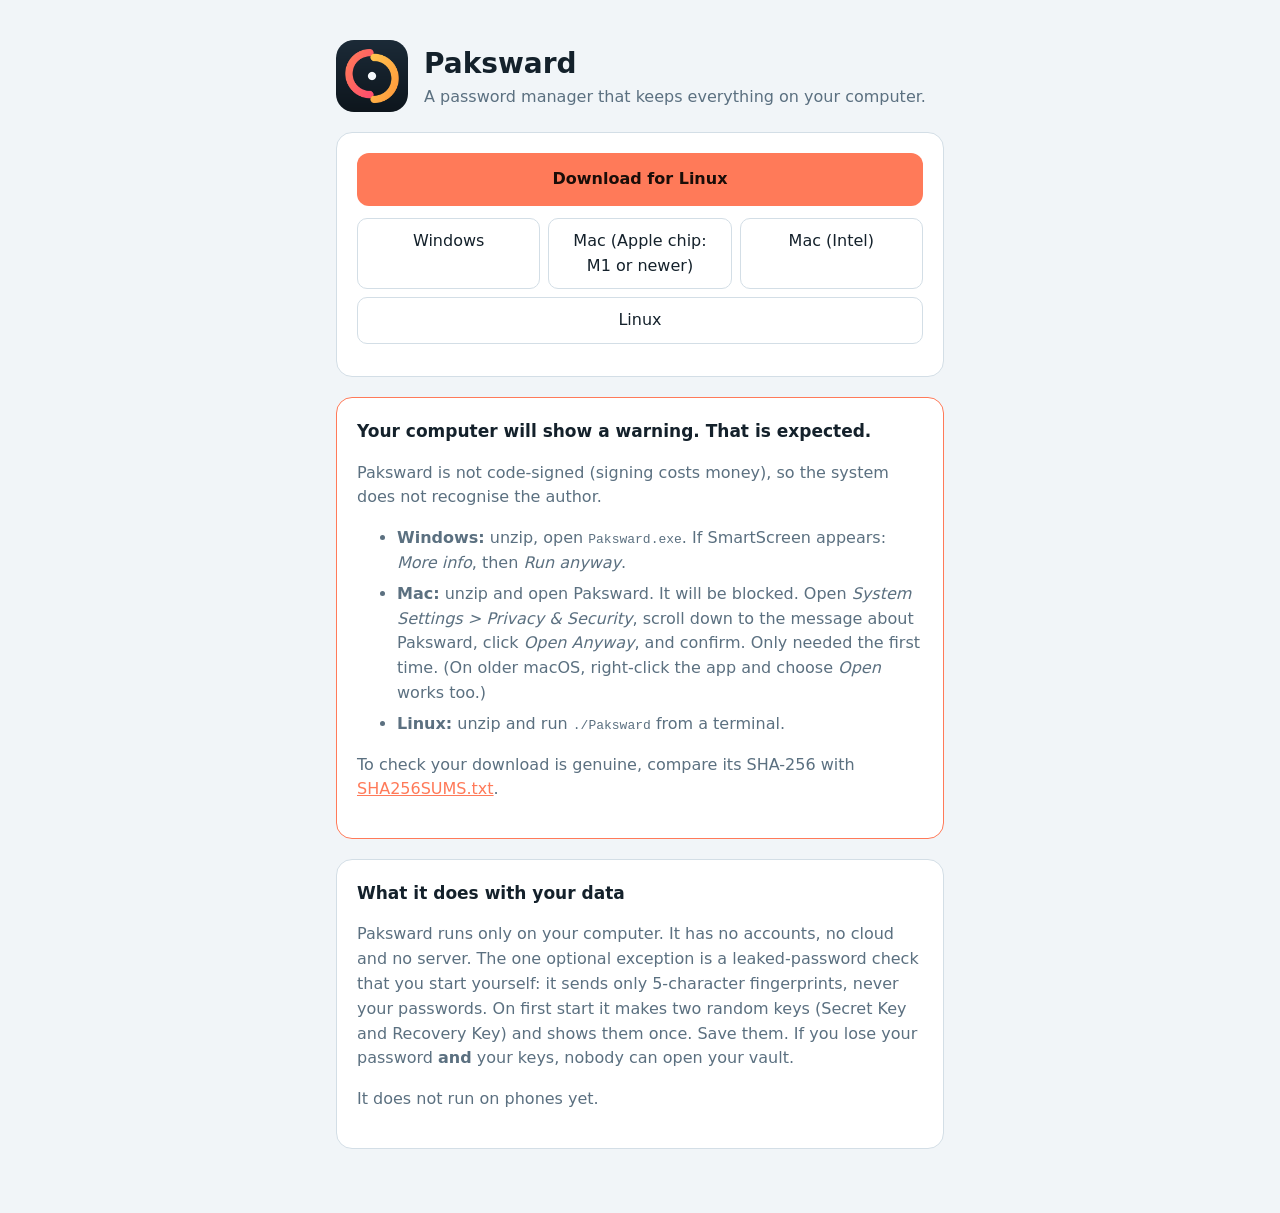
<file: docs/index.html>
<!doctype html>
<html lang="en">
<head>
<meta charset="utf-8">
<meta name="viewport" content="width=device-width,initial-scale=1">
<title>Download Paksward</title>
<link rel="icon" href="favicon.png">
<meta http-equiv="Content-Security-Policy" content="default-src 'none'; img-src 'self'; style-src 'unsafe-inline'; script-src 'unsafe-inline'; base-uri 'none'; form-action 'none'">
<style>
  :root{--bg:#0d151c;--card:#16222c;--line:#243240;--fg:#e9eff3;--muted:#93a6b4;--accent:#ff7a59}
  @media (prefers-color-scheme:light){:root{--bg:#f1f5f8;--card:#fff;--line:#d3dee6;--fg:#14212b;--muted:#5b7080}}
  *{box-sizing:border-box} body{margin:0;background:var(--bg);color:var(--fg);font:16px/1.55 system-ui,-apple-system,"Segoe UI",sans-serif}
  main{max-width:640px;margin:0 auto;padding:40px 16px 64px}
  header{display:flex;gap:16px;align-items:center;margin-bottom:8px} header img{width:72px;height:72px;border-radius:18px}
  h1{margin:0;font-size:28px} .tag{margin:0;color:var(--muted)}
  .card{background:var(--card);border:1px solid var(--line);border-radius:16px;padding:20px;margin-top:20px}
  .btn{display:block;text-align:center;padding:14px 18px;border-radius:12px;background:var(--accent);color:#1a0d08;font-weight:700;text-decoration:none}
  .row{display:flex;flex-wrap:wrap;gap:8px;margin-top:12px} .row a{flex:1 1 180px;padding:10px 12px;border:1px solid var(--line);border-radius:10px;color:var(--fg);text-decoration:none;text-align:center}
  h2{font-size:17px;margin:0 0 6px} p,li{color:var(--muted)} li{margin:6px 0} code{font-size:13px;word-break:break-all}
  .warn{border-color:var(--accent)}
</style>
</head>
<body>
<main>
  <header><img src="icon.png" alt="" width="72" height="72"><div><h1>Paksward</h1><p class="tag">A password manager that keeps everything on your computer.</p></div></header>

  <div class="card">
    <a class="btn" id="main" href="#">Download for your computer</a>
    <div class="row" id="all"></div>
    <p id="msg" style="margin:12px 0 0;font-size:14px"></p>
  </div>

  <div class="card warn">
    <h2>Your computer will show a warning. That is expected.</h2>
    <p>Paksward is not code-signed (signing costs money), so the system does not recognise the author.</p>
    <ul>
      <li><b>Windows:</b> unzip, open <code>Paksward.exe</code>. If SmartScreen appears: <i>More info</i>, then <i>Run anyway</i>.</li>
      <li><b>Mac:</b> unzip and open Paksward. It will be blocked. Open <i>System Settings &gt; Privacy &amp; Security</i>, scroll down to the message about Paksward, click <i>Open Anyway</i>, and confirm. Only needed the first time. (On older macOS, right-click the app and choose <i>Open</i> works too.)</li>
      <li><b>Linux:</b> unzip and run <code>./Paksward</code> from a terminal.</li>
    </ul>
    <p>To check your download is genuine, compare its SHA-256 with <a href="#" id="sums" style="color:var(--accent)">SHA256SUMS.txt</a>.</p>
  </div>

  <div class="card">
    <h2>What it does with your data</h2>
    <p>Paksward runs only on your computer. It has no accounts, no cloud and no server. The one optional exception is a leaked-password check that you start yourself: it sends only 5-character fingerprints, never your passwords. On first start it makes two random keys (Secret Key and Recovery Key) and shows them once. Save them. If you lose your password <b>and</b> your keys, nobody can open your vault.</p>
    <p>It does not run on phones yet.</p>
  </div>
</main>
<script>
  /* The one line to edit: your GitHub "owner/repository". */
  var REPO = "Anaserose/paksward";
  var base = "https://github.com/" + REPO + "/releases/latest/download/";
  var FILES = [["windows", "Windows"], ["macos-apple-silicon", "Mac (Apple chip: M1 or newer)"], ["macos-intel", "Mac (Intel)"], ["linux", "Linux"]];
  var ua = navigator.userAgent, os = /Windows/.test(ua) ? "windows" : /Mac/.test(ua) ? "macos" : /Linux|X11/.test(ua) && !/Android/.test(ua) ? "linux" : "";
  var phone = /Android|iPhone|iPad|iPod/.test(ua);
  var main = document.getElementById("main"), all = document.getElementById("all");
  if (/OWNER/.test(REPO)) {
    document.getElementById("msg").textContent = "Setup needed: open docs/index.html and set REPO to your GitHub repository.";
  }
  FILES.forEach(function (f) {
    var a = document.createElement("a"); a.href = base + "Paksward-" + f[0] + ".zip"; a.textContent = f[1]; all.appendChild(a);
  });
  document.getElementById("sums").href = base + "SHA256SUMS.txt";
  if (phone) { main.removeAttribute("href"); main.textContent = "Paksward is for computers (not phones yet)"; main.style.opacity = ".6"; }
  else if (os === "macos") { main.href = base + "Paksward-macos-apple-silicon.zip"; main.textContent = "Download for Mac (Apple chip)"; document.getElementById("msg").textContent = document.getElementById("msg").textContent || "Older Mac with an Intel chip? Use the Intel link below. Not sure: Apple menu, About This Mac."; }
  else if (os) { main.href = base + "Paksward-" + os + ".zip"; main.textContent = "Download for " + (os === "windows" ? "Windows" : "Linux"); }
  else { main.removeAttribute("href"); main.textContent = "Choose your computer below"; }
</script>
</body>
</html>
</file>
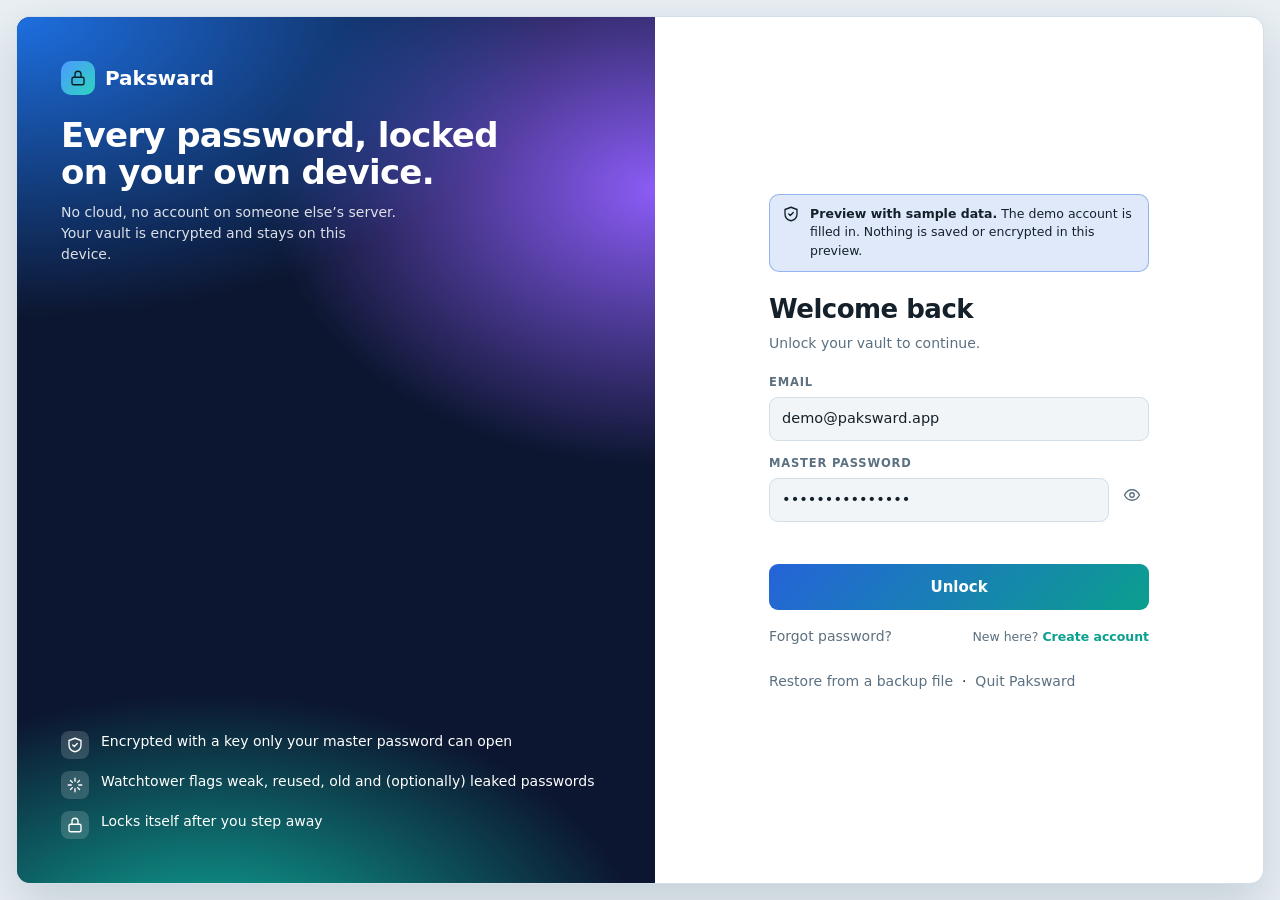
<file: dev/preview.html>
<!doctype html>
<html lang="en">
<head>
<meta charset="utf-8">
<meta name="viewport" content="width=device-width,initial-scale=1,viewport-fit=cover">
<title>Paksward</title>
<link rel="icon" href="data:,">
<link rel="stylesheet" href="../frontend/styles.css">
</head>
<body>
<div id="root"></div>
<div id="modal" class="hide"></div>
<div id="toast" role="status" aria-live="polite"></div>
<script src="mock_api.js"></script>
<script src="../frontend/app.js"></script>
</body>
</html>
</file>
<file: frontend/styles.css>
/* Layout: a framed app window. Sidebar | (list + detail) or a full-width panel. Phones stack it. */
:root{
  --bg:#0b1117; --surface:#121a22; --surface2:#18222c; --side:#0f1a25; --line:#243240; --fg:#e9eff3; --muted:#8a9dab;
  --accent:#2dd4bf; --accent2:#4c9aff; --accent-ink:#031e1a; --danger:#f0616d; --ok:#3ecf8e;
  --lv0:#ef5b4a; --lv1:#f59e3b; --lv2:#f2d34a; --lv3:#9ad84a; --lv4:#3fb950;
  --shadow:0 20px 60px rgba(0,0,0,.45);
  --ui:system-ui,-apple-system,"Segoe UI",Roboto,"Helvetica Neue",sans-serif;   /* system fonts: nothing is downloaded */
  --display:"Avenir Next","Segoe UI Variable Display","Segoe UI",system-ui,sans-serif;
  --mono:ui-monospace,"SF Mono",Menlo,Consolas,"Liberation Mono",monospace;
  color-scheme:dark;
}
@media (prefers-color-scheme:light){:root:not([data-theme="dark"]){
  --bg:#e9eff3; --surface:#ffffff; --surface2:#f1f5f8; --side:#e3ecf2; --line:#d3dee6; --fg:#14212b; --muted:#5b7080;
  --accent:#0b9f8e; --accent2:#2563d9; --accent-ink:#ffffff; --danger:#d83a48; --ok:#1f9d63; --shadow:0 20px 50px rgba(30,60,90,.18); color-scheme:light}}
:root[data-theme="light"]{
  --bg:#e9eff3; --surface:#ffffff; --surface2:#f1f5f8; --side:#e3ecf2; --line:#d3dee6; --fg:#14212b; --muted:#5b7080;
  --accent:#0b9f8e; --accent2:#2563d9; --accent-ink:#ffffff; --danger:#d83a48; --ok:#1f9d63; --shadow:0 20px 50px rgba(30,60,90,.18); color-scheme:light}
*{box-sizing:border-box}
html,body{height:100%}
body{margin:0;background:var(--bg);color:var(--fg);font:14px/1.5 var(--ui);
  padding-block:16px;padding-left:max(16px,env(safe-area-inset-left,0px));padding-right:max(16px,env(safe-area-inset-right,0px))}
button,input,select{font:inherit;color:inherit}
button{cursor:pointer}
:focus-visible{outline:2px solid var(--accent);outline-offset:2px}
.ic{width:18px;height:18px;flex:none}
#root{height:100%}
.hide{display:none!important}

/* ---------- buttons & fields ---------- */
.btn{display:inline-flex;align-items:center;justify-content:center;gap:8px;border:1px solid var(--line);background:var(--surface2);border-radius:9px;padding:8px 14px;font-weight:600;font-size:13.5px;transition:background .15s,border-color .15s}
.btn:hover{border-color:var(--muted)}
.btn.primary{background:linear-gradient(135deg,var(--accent2),var(--accent));border:0;color:var(--accent-ink);padding:9px 16px}
.btn.primary:hover{filter:brightness(1.08)}
.btn.danger{color:var(--danger)}
.btn.danger.armed{background:var(--danger);color:#fff;border-color:var(--danger)}
.btn.block{width:100%;padding:12px 16px;font-size:15px}
.iconbtn{display:inline-grid;place-items:center;width:34px;height:34px;border-radius:8px;border:1px solid transparent;background:transparent;color:var(--muted)}
.iconbtn:hover{background:var(--surface2);color:var(--fg)}
label.f{display:block;font-size:11.5px;font-weight:700;letter-spacing:.07em;text-transform:uppercase;color:var(--muted);margin-bottom:6px}
.inp{width:100%;background:var(--surface2);border:1px solid var(--line);border-radius:9px;padding:10px 12px;font-size:14.5px}
.inp:focus{border-color:var(--accent);outline:none;box-shadow:0 0 0 3px color-mix(in srgb,var(--accent) 22%,transparent)}
.inp.mono{font-family:var(--mono);font-size:13.5px}
.row{display:flex;gap:8px;align-items:center}
.field{margin-bottom:14px}
.pwrow{display:flex;gap:6px}
.pwrow .inp{flex:1;min-width:0}
.err{color:var(--danger);font-size:13px;min-height:20px;margin:4px 0 8px}
.hint{color:var(--muted);font-size:12.5px}

/* ---------- strength ---------- */
.sbar{display:flex;gap:3px}
.sbar i{flex:1;height:6px;border-radius:3px;background:var(--line)}
.stag{display:inline-block;font-size:11.5px;font-weight:700;padding:2px 8px;border-radius:99px;color:#101820;white-space:nowrap}

/* ---------- auth ---------- */
.auth{height:100%;display:grid;grid-template-columns:minmax(0,1.05fr) minmax(0,1fr);border:1px solid var(--line);border-radius:14px;overflow:hidden;background:var(--surface);box-shadow:var(--shadow)}
.brand{position:relative;padding:44px;display:flex;flex-direction:column;justify-content:space-between;color:#fff;overflow:hidden;
  background:radial-gradient(900px 500px at 0% 0%,#1d6fe0 0,transparent 60%),radial-gradient(700px 500px at 100% 20%,#8b5cf6 0,transparent 55%),radial-gradient(800px 500px at 30% 110%,#0fb5a0 0,transparent 55%),#0c1630}
.brand h2{font-family:var(--display);font-size:34px;line-height:1.1;margin:22px 0 10px;letter-spacing:-.02em;text-wrap:balance}
.brand p{margin:0;opacity:.85;max-width:38ch}
.pts{list-style:none;margin:0;padding:0;display:grid;gap:12px}
.pts li{display:flex;gap:12px;align-items:flex-start;font-size:14px}
.pts b{display:grid;place-items:center;width:28px;height:28px;border-radius:8px;background:rgba(255,255,255,.16);flex:none}
.logo{display:flex;align-items:center;gap:10px;font-family:var(--display);font-weight:700;font-size:20px}
.mark{width:34px;height:34px;border-radius:10px;display:grid;place-items:center;background:linear-gradient(135deg,#4c9aff,#2dd4bf);color:#04211d}
.formside{display:flex;align-items:center;justify-content:center;padding:32px;overflow:auto}
.formbox{width:100%;max-width:380px}
.formbox h1{font-family:var(--display);font-size:26px;margin:0 0 4px;letter-spacing:-.02em}
.formbox .sub{color:var(--muted);margin:0 0 20px}
.link{background:none;border:0;color:var(--accent);padding:0;font-weight:600}
.link.muted{color:var(--muted);font-weight:500}
.preview-note{display:flex;gap:10px;background:color-mix(in srgb,var(--accent2) 14%,transparent);border:1px solid color-mix(in srgb,var(--accent2) 40%,transparent);border-radius:10px;padding:10px 12px;font-size:12.5px;margin-bottom:18px}
.notice{background:color-mix(in srgb,var(--lv1) 16%,transparent);border:1px solid color-mix(in srgb,var(--lv1) 45%,transparent);border-radius:10px;padding:10px 12px;font-size:13px;margin-bottom:16px}

/* ---------- shell ---------- */
.shell{height:100%;display:grid;grid-template-columns:238px minmax(0,1fr);border:1px solid var(--line);border-radius:14px;overflow:hidden;background:var(--surface);box-shadow:var(--shadow)}
.side{background:var(--side);border-right:1px solid var(--line);padding:16px 12px;display:flex;flex-direction:column;gap:4px;min-height:0;overflow:auto}
.side .logo{padding:2px 8px 14px;font-size:18px}
.vault{display:flex;align-items:center;gap:10px;padding:10px;border-radius:10px;background:var(--surface);border:1px solid var(--line);margin-bottom:12px;min-width:0}
.vault .ava{width:30px;height:30px;font-size:13px}
.vault div{min-width:0;line-height:1.25}
.vault small{display:block;color:var(--muted);font-size:11.5px}
.vault b{display:block;overflow:hidden;text-overflow:ellipsis;white-space:nowrap;font-size:13px}
.nav{display:flex;align-items:center;gap:11px;width:100%;text-align:left;border:0;background:none;border-radius:9px;padding:8px 10px;color:var(--fg);font-weight:500}
.nav .ic{color:var(--muted)}
.nav:hover{background:color-mix(in srgb,var(--fg) 7%,transparent)}
.nav[aria-current="true"]{background:color-mix(in srgb,var(--accent2) 22%,transparent);font-weight:700}
.nav[aria-current="true"] .ic{color:var(--accent)}
.nav .n{margin-left:auto;font-size:12px;color:var(--muted);font-variant-numeric:tabular-nums}
.nav .dot{width:10px;height:10px;border-radius:50%;margin:0 4px}
.nav .badge{margin-left:auto;background:var(--lv1);color:#1b1100;font-size:11px;font-weight:800;border-radius:99px;padding:1px 7px}
.sec{font-size:11px;font-weight:700;letter-spacing:.09em;text-transform:uppercase;color:var(--muted);padding:14px 10px 4px}
.spacer{flex:1}
.main{display:flex;flex-direction:column;min-width:0;min-height:0}
.top{display:flex;gap:10px;align-items:center;padding:12px 16px;border-bottom:1px solid var(--line)}
.search{position:relative;flex:1;min-width:0}
.search .ic{position:absolute;left:12px;top:50%;transform:translateY(-50%);color:var(--muted)}
.search .inp{padding-left:38px}
.content{flex:1;min-height:0;display:flex}
.split{flex:1;min-height:0;display:grid;grid-template-columns:minmax(260px,340px) minmax(0,1fr)}
.list{border-right:1px solid var(--line);overflow:auto;padding:8px;min-height:0}
.chip{display:inline-flex;align-items:center;gap:6px;background:var(--surface2);border:1px solid var(--line);border-radius:99px;padding:3px 6px 3px 12px;font-size:12.5px;font-weight:600;margin:4px 6px 6px}
.chip button{border:0;background:none;color:var(--muted);display:grid;place-items:center;padding:2px}
.item{display:flex;align-items:center;gap:12px;width:100%;text-align:left;border:0;background:none;padding:10px;border-radius:10px;min-width:0}
.item:hover{background:var(--surface2)}
.item[aria-current="true"]{background:color-mix(in srgb,var(--accent2) 20%,transparent)}
.item .t{min-width:0;flex:1;line-height:1.3}
.item .t b{display:block;font-weight:600;overflow:hidden;text-overflow:ellipsis;white-space:nowrap}
.item .t small{display:block;color:var(--muted);overflow:hidden;text-overflow:ellipsis;white-space:nowrap}
.item .flag{width:9px;height:9px;border-radius:50%;flex:none}
.ava{width:38px;height:38px;border-radius:10px;display:grid;place-items:center;font-weight:800;font-family:var(--display);font-size:17px;color:#0b1117;flex:none}
.empty{padding:40px 20px;text-align:center;color:var(--muted)}
.empty b{display:block;color:var(--fg);font-size:16px;margin-bottom:4px}
.detail{overflow:auto;padding:28px 32px;min-width:0}
.dhead{display:flex;align-items:center;gap:16px;margin-bottom:18px;flex-wrap:wrap}
.dhead .ava{width:60px;height:60px;border-radius:16px;font-size:28px}
.dhead h2{margin:0;font-family:var(--display);font-size:26px;letter-spacing:-.02em;overflow-wrap:anywhere}
.dhead .acts{margin-left:auto;display:flex;gap:8px;flex-wrap:wrap}
.tags{display:flex;gap:8px;flex-wrap:wrap;margin-bottom:20px}
.tag{font-size:12px;font-weight:700;padding:3px 10px;border-radius:99px;border:1px solid}
.card{background:var(--surface2);border:1px solid var(--line);border-radius:12px}
.kv{display:flex;align-items:center;gap:12px;padding:14px 16px;border-top:1px solid var(--line)}
.kv:first-child{border-top:0}
.kv .k{width:100px;flex:none;color:var(--muted);font-size:12px;font-weight:700;letter-spacing:.07em;text-transform:uppercase}
.kv .v{flex:1;min-width:0;overflow-wrap:anywhere}
.kv .v.mono{font-family:var(--mono);font-size:14px}
.back{display:none}

/* ---------- watchtower ---------- */
.panel{flex:1;overflow:auto;padding:26px 30px;min-width:0}
.panel h1{font-family:var(--display);font-size:26px;letter-spacing:-.02em;margin:0 0 4px}
.panel .sub{color:var(--muted);margin:0 0 20px}
.hero{padding:22px;margin-bottom:16px}
.hero .top2{display:flex;justify-content:space-between;align-items:flex-end;gap:12px;flex-wrap:wrap;margin-bottom:14px}
.score{font-family:var(--display);font-size:44px;line-height:1;font-weight:700;letter-spacing:-.03em}
.score small{font-size:16px;color:var(--muted);font-weight:500}
.bigbar{display:flex;gap:3px;height:38px;border-radius:10px;overflow:hidden}
.bigbar i{display:block;min-width:6px}
.legend{display:flex;flex-wrap:wrap;gap:10px 18px;margin-top:16px}
.legend span{display:flex;align-items:center;gap:8px;font-weight:700;font-size:12.5px;letter-spacing:.04em;text-transform:uppercase}
.legend b{display:inline-grid;place-items:center;min-width:28px;height:26px;padding:0 6px;border-radius:7px;color:#101820;font-size:14px}
.tiles{display:grid;grid-template-columns:repeat(auto-fit,minmax(210px,1fr));gap:14px;margin-bottom:22px}
.tile{display:flex;flex-direction:column;overflow:hidden}
.tile .body{padding:18px 18px 14px;flex:1}
.tile .num{font-family:var(--display);font-size:46px;font-weight:700;line-height:1;letter-spacing:-.03em}
.tile h3{margin:10px 0 4px;font-size:15px}
.tile p{margin:0;color:var(--muted);font-size:13px}
.tile .go{display:flex;justify-content:space-between;align-items:center;border:0;border-top:1px solid var(--line);background:none;padding:12px 18px;font-weight:700;text-align:left}
.tile .go:disabled{color:var(--muted);cursor:default}
.fix{display:flex;align-items:center;gap:12px;padding:12px 14px;border-top:1px solid var(--line)}
.fix:first-child{border-top:0}
.fix .t{flex:1;min-width:0;line-height:1.35}
.fix .t small{display:block;color:var(--muted)}

/* ---------- generator & settings ---------- */
.gen{max-width:620px}
.out{display:flex;align-items:center;gap:10px;padding:16px;margin-bottom:14px}
.out code{flex:1;min-width:0;font-family:var(--mono);font-size:19px;overflow-wrap:anywhere;line-height:1.35}
.opts{padding:6px 16px 16px}
.opt{display:flex;align-items:center;justify-content:space-between;gap:12px;padding:12px 0;border-top:1px solid var(--line)}
.opt:first-child{border-top:0}
.seg{display:inline-flex;background:var(--surface);border:1px solid var(--line);border-radius:9px;padding:3px;gap:2px;flex-wrap:wrap}
.seg button{border:0;background:none;border-radius:7px;padding:5px 12px;font-weight:600;color:var(--muted)}
.seg button[aria-pressed="true"]{background:var(--accent);color:var(--accent-ink)}
.sw{appearance:none;width:40px;height:23px;border-radius:99px;background:var(--line);position:relative;cursor:pointer;transition:background .15s;flex:none;border:0}
.sw::after{content:"";position:absolute;top:3px;left:3px;width:17px;height:17px;border-radius:50%;background:#fff;transition:transform .15s}
.sw:checked{background:var(--accent)}
.sw:checked::after{transform:translateX(17px)}
input[type=range]{accent-color:var(--accent);width:100%}

/* ---------- modal & toast ---------- */
.scrim{position:fixed;inset:0;background:rgba(3,8,12,.6);display:grid;place-items:center;padding:16px;z-index:20}
.modal{width:100%;max-width:480px;max-height:100%;overflow:auto;padding:22px;box-shadow:var(--shadow);background:var(--surface)}
.modal h2{margin:0 0 16px;font-family:var(--display);font-size:21px}
.modal .foot{display:flex;justify-content:flex-end;gap:8px;margin-top:8px}
#toast{position:fixed;left:50%;bottom:calc(24px + env(safe-area-inset-bottom,0px));transform:translate(-50%,20px);background:var(--fg);color:var(--bg);padding:10px 16px;border-radius:10px;font-weight:600;font-size:13.5px;opacity:0;pointer-events:none;transition:.2s;z-index:30;max-width:90vw;text-align:center}
#toast.on{opacity:1;transform:translate(-50%,0)}

/* ---------- phones & narrow ---------- */
@media (max-width:900px){
  .auth{grid-template-columns:1fr}
  .brand{display:none}
  .shell{grid-template-columns:1fr;grid-template-rows:auto minmax(0,1fr)}
  .side{flex-direction:row;align-items:center;overflow-x:auto;border-right:0;border-bottom:1px solid var(--line);padding:8px;gap:4px}
  .side .logo,.side .vault,.side .sec,.side .spacer,.side .hideNarrow{display:none}
  .nav{width:auto;white-space:nowrap;flex:none;padding:7px 12px}
  .split{grid-template-columns:1fr}
  .split .detail{display:none}
  .split.showdetail .list{display:none}
  .split.showdetail .detail{display:block;padding:18px 16px}
  .list{border-right:0}
  .back{display:inline-flex;margin-bottom:10px}
  .panel{padding:18px 16px}
  .kv .k{width:78px}
  .dhead .acts{margin-left:0}
  .hero .top2>div:last-child{text-align:left!important}
}
@media (prefers-reduced-motion:reduce){*{transition:none!important}}

/* Keys screen */
.kit{max-width:560px}
.keybox{border:1px solid var(--line,#d9dee7);border-radius:12px;padding:14px 16px;margin:0 0 12px}
.keylabel{font-size:12px;font-weight:700;letter-spacing:.04em;text-transform:uppercase;opacity:.7}
.keyval{font-size:16px;margin:6px 0;word-break:break-all;user-select:all}
.keybox .btn{margin-top:8px}
@media print{
  body *{visibility:hidden}
  .kit,.kit *{visibility:visible}
  .kit{position:absolute;left:0;top:0;width:100%;max-width:none}
  .kit .btn,.kit label,.kit .row{display:none}
}
</file>
